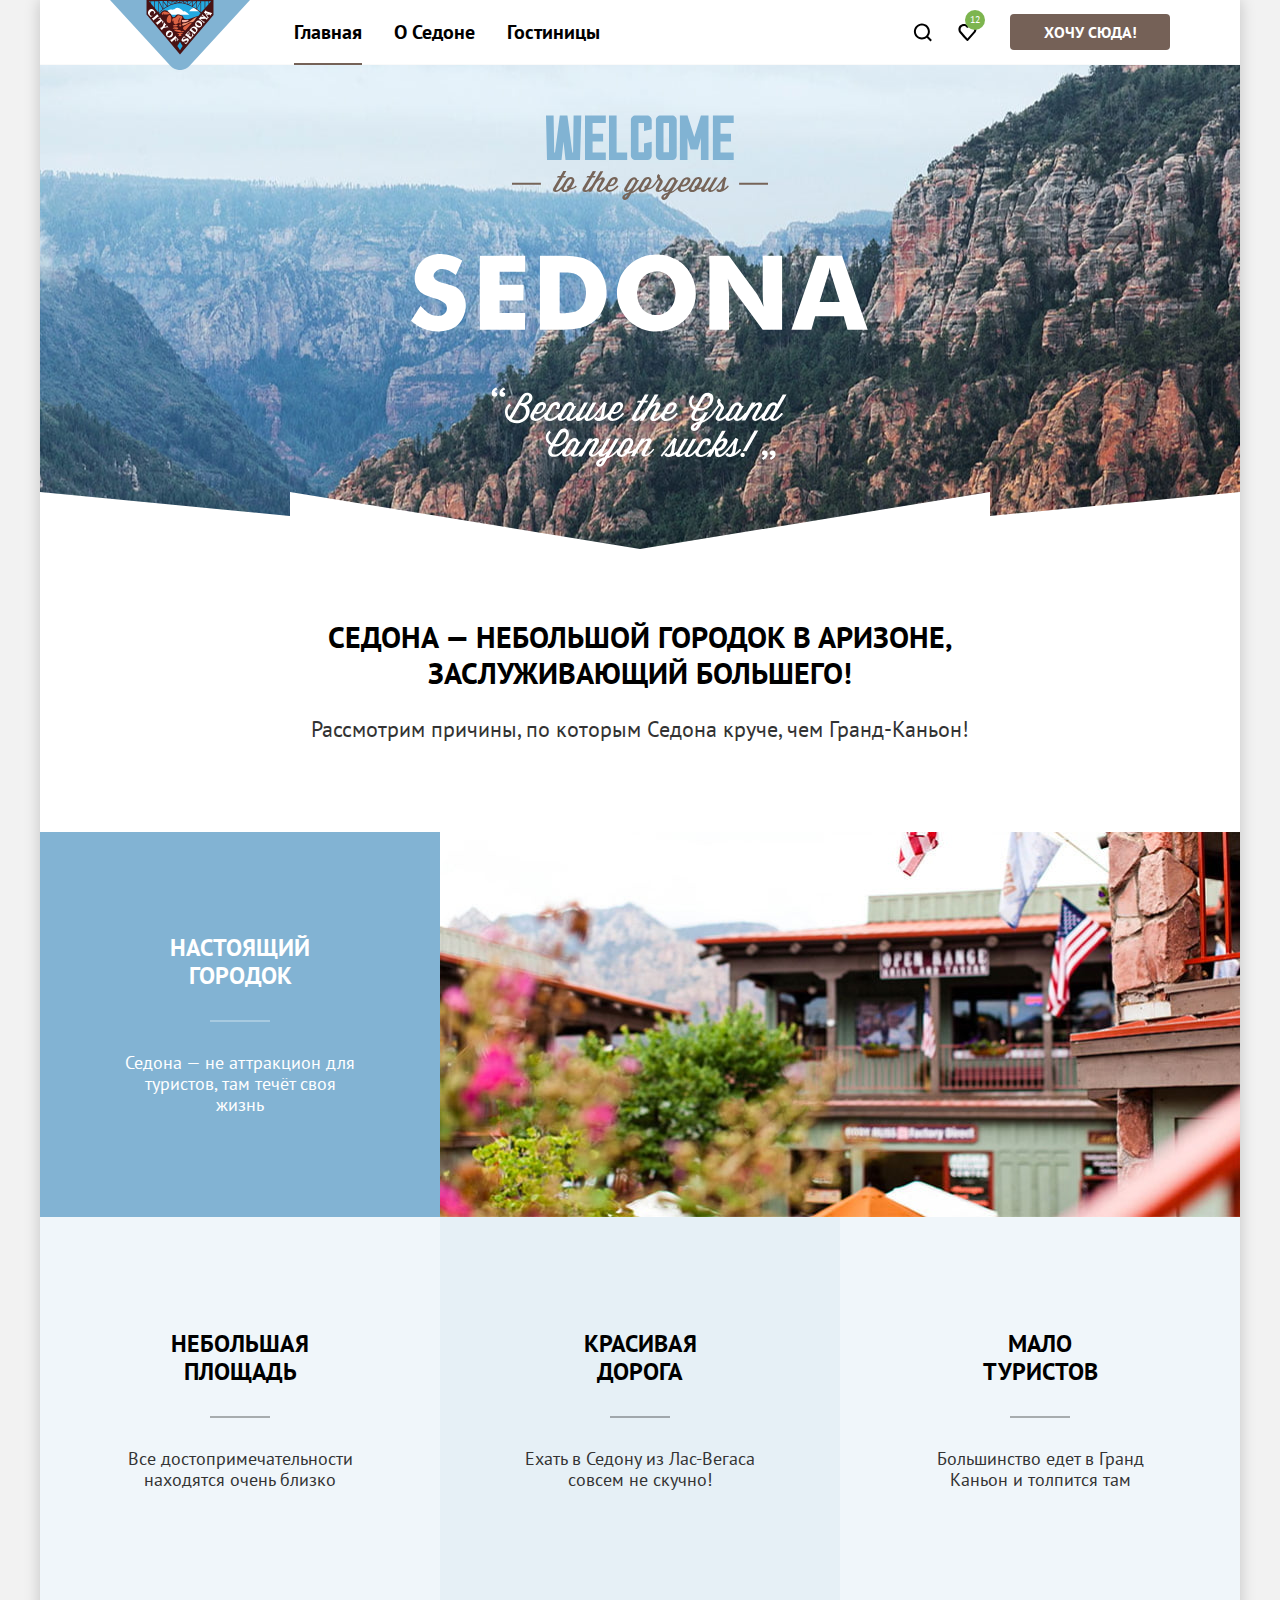
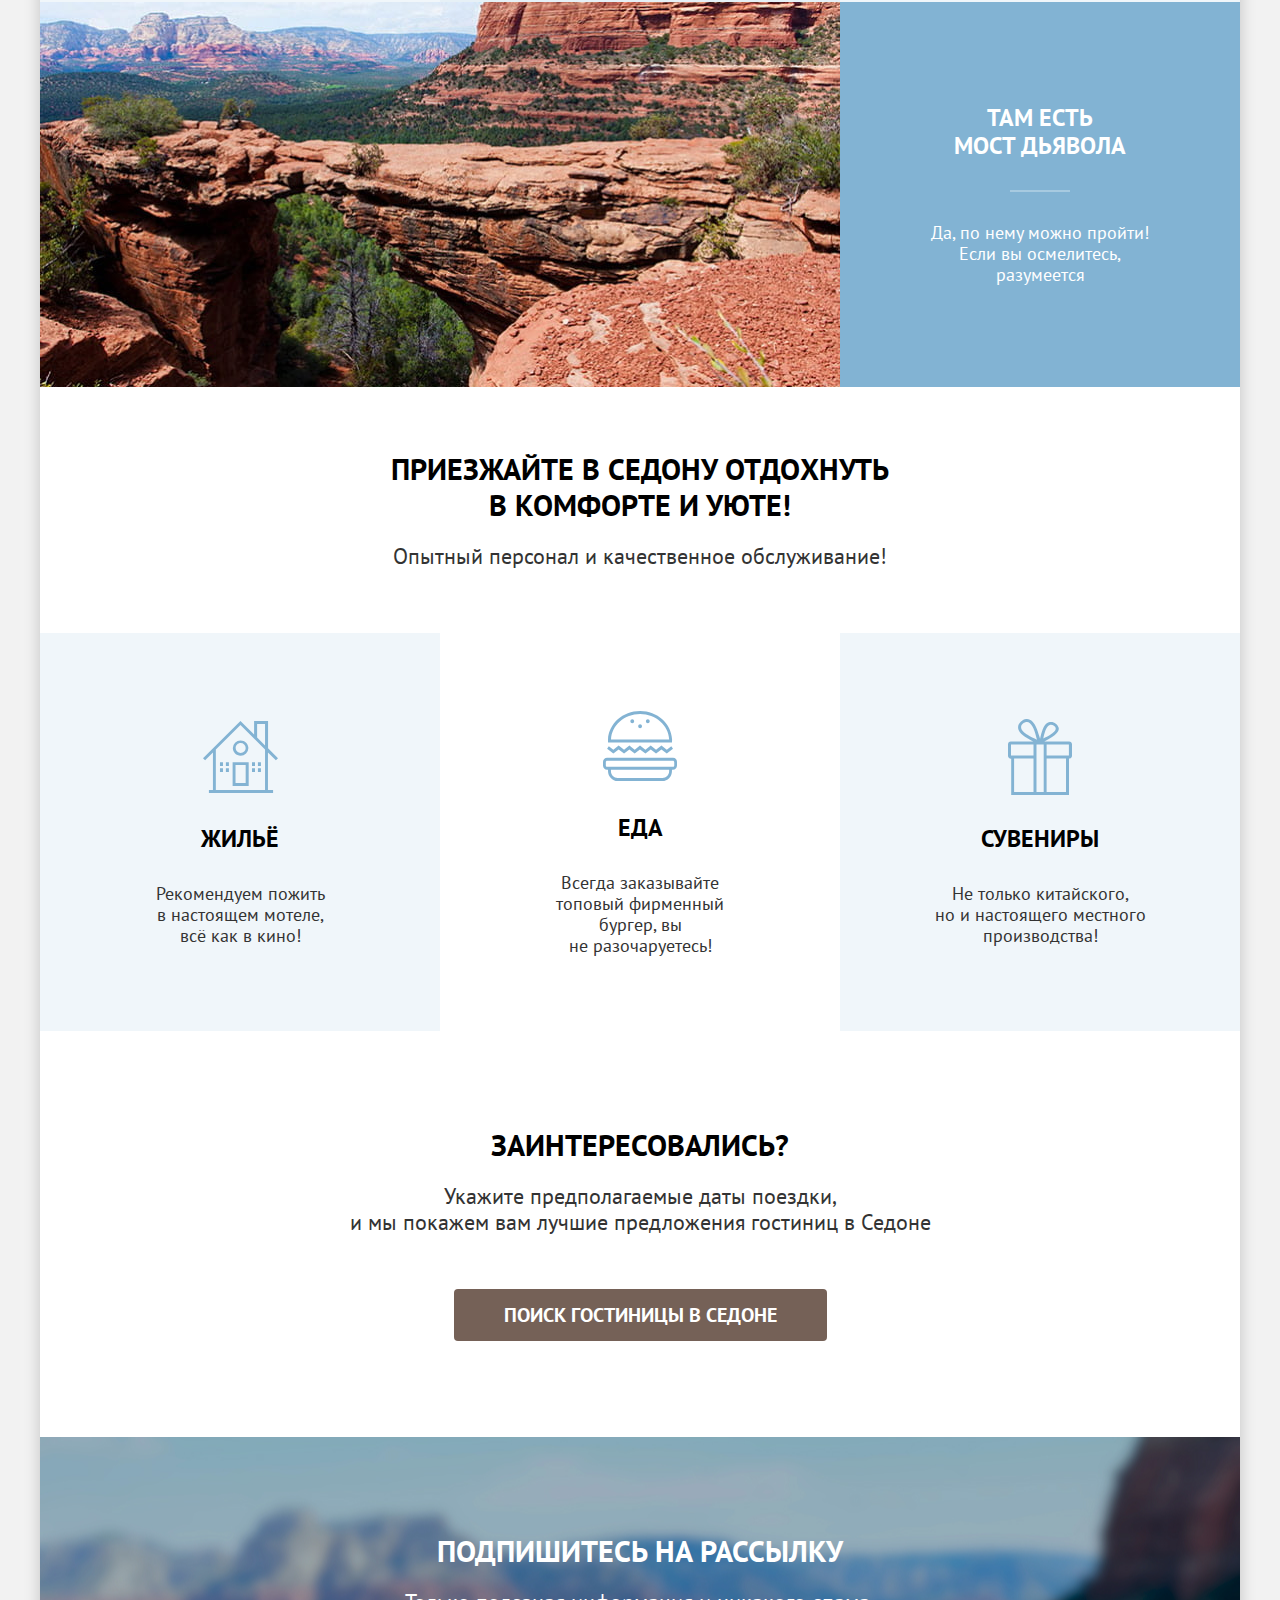
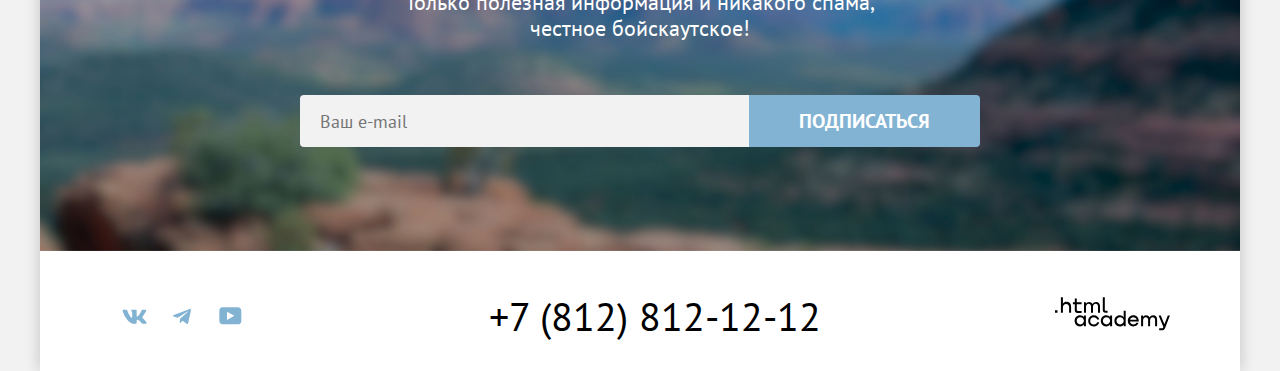
<file: index.html>
<!DOCTYPE html>
<html lang="ru">
  <head>
    <meta charset="utf-8">
    <title>HTML Academy: Седона</title>

    <link rel="icon" href="favicon.ico"> <!-- 32×32 -->
    <link rel="icon" type="image/png" sizes="32x32" href="images/favicon.png">
    <link rel="stylesheet" href="styles/styles.css">
  </head>
  <body>

    <div class="page">

      <header class="page-header" data-test="header">

        <div class="container">
          <div class="line">

            <a class="logo link" href="index.html">
              <img class="logo-image" src="images/logo.svg" alt="Логотип агрегатора гостиниц Седоны." width="140" height="70">
            </a>

            <nav class="navigation">
              <ul class="navigation-list list navigation-list--menu">
                <li class="navigation-list__item">
                  <a class="navigation-list__link link is-current">Главная</a>
                </li>
                <li class="navigation-list__item">
                  <a class="navigation-list__link link" href="#advantages">О Седоне</a>
                </li>
                <li class="navigation-list__item">
                  <a class="navigation-list__link link" href="catalog.html">Гостиницы</a>
                </li>
              </ul>
              <ul class="navigation-list list navigation-list--user">
                <li class="navigation-list__item">
                  <a class="navigation-list__link navigation-list__link--search link" href="#">
                    <svg xmlns="http://www.w3.org/2000/svg" width="21" height="20" fill="none" viewBox="0 0 21 20"><path fill="currentColor" d="m19.893 18.008-3.7-3.68c1-1.292 1.7-2.983 1.7-4.872 0-4.376-3.6-7.956-8-7.956s-8 3.68-8 8.055c0 4.376 3.6 7.956 8 7.956 1.8 0 3.5-.597 4.9-1.69l3.7 3.679 1.4-1.492Zm-10-2.486c-3.3 0-6-2.685-6-5.967 0-3.282 2.7-5.967 6-5.967s6 2.685 6 5.967c0 3.282-2.7 5.967-6 5.967Z"/></svg>
                    <span class="visually-hidden">
                      Поиск
                    </span>
                  </a>
                </li>
                <li class="navigation-list__item">
                  <a class="navigation-list__link navigation-list__link--favorite link" href="#">
                    <svg xmlns="http://www.w3.org/2000/svg" width="21" height="20" fill="none" viewBox="0 0 21 20"><path fill="currentColor" d="M10.293 19c-.3 0-.6-.1-.8-.4-5.4-6.1-6.7-7.5-7-7.9-.7-.9-1.1-2.1-1.1-3.3 0-3 2.4-5.4 5.5-5.4 1.3 0 2.5.5 3.5 1.3 1-.8 2.3-1.3 3.5-1.3 3 0 5.5 2.4 5.5 5.4 0 1.3-.5 2.5-1.3 3.4l-7 7.9c-.2.2-.4.3-.8.3Zm-6-9.5c.3.4 3.5 4 6.1 6.9l6.2-7c.5-.5.7-1.2.7-2 0-1.8-1.5-3.3-3.3-3.3-1 0-2 .5-2.7 1.3-.3.3-.6.4-.9.4-.3 0-.6-.2-.8-.4-.7-.8-1.7-1.3-2.7-1.3-1.8 0-3.3 1.5-3.3 3.3-.1.9.3 1.6.7 2.1-.1 0-.1 0 0 0Z"/></svg>
                    <span class="visually-hidden">
                      Избранное
                    </span>
                    <span class="count">12</span>
                  </a>
                </li>
              </ul>
              <div class="navigation-button">
                <!-- <a class="navigation-button__link button button--small button--color-primary" href="modal.html">Хочу сюда!</a> -->
                <a class="navigation-button__link button button--small button--color-primary" href="#modal">Хочу сюда!</a>
              </div>
            </nav>

          </div>
        </div>

      </header>

      <main class="main-page" data-test="main">

        <section class="hero" data-test="hero">

          <div class="hero-welcome">
            <h1 class="visually-hidden">Добро пожаловать в Седону!</h1>
            <img class="hero-welcome__img" src="images/welcome.svg" alt="Добро пожаловать в Седону!" width="458" height="352">
          </div>

        </section>

        <section class="advantages" data-test="advantages" id="advantages">
          <h2 class="visually-hidden">Наши преимущества</h2>

          <div class="advantages-text">

            <div class="container">
              <div class="line">

                <div class="wrapper-text">
                  <h2 class="advantages-text__title title section-title">Седона — небольшой городок в Аризоне,<span class="custom-br"></span>заслуживающий большего!</h2>
                  <p class="advantages-text__description section-description">Рассмотрим причины, по которым Седона круче, чем Гранд-Каньон!</p>
                </div>

              </div>
            </div>

          </div>

          <div class="advantages-grid">
            <ul class="advantages-grid__list list">

              <li class="advantages-grid__item advantages-grid__item--image">
                <div class="advantages-grid__text">
                  <div class="wrapper">
                    <h3 class="advantages-grid__title title">Настоящий<span class="custom-br"></span>городок</h3>
                    <p class="advantages-grid__description">Седона — не аттракцион для туристов, там течёт своя жизнь</p>
                  </div>
                </div>
                <img src="images/advantages/photo-1.jpg" alt="Вид из окна гостиницы на внутренний двор." width="800" height="385">
              </li>

              <li class="advantages-grid__item">
                <div class="advantages-grid__text">
                  <div class="wrapper">
                    <h3 class="advantages-grid__title title">Небольшая<span class="custom-br"></span>площадь</h3>
                    <p class="advantages-grid__description">Все достопримечательности находятся очень близко</p>
                  </div>
                </div>
              </li>

              <li class="advantages-grid__item">
                <div class="advantages-grid__text">
                  <div class="wrapper">
                    <h3 class="advantages-grid__title title">Красивая<span class="custom-br"></span>дорога</h3>
                    <p class="advantages-grid__description">Ехать в Седону из Лас-Вегаса совсем не скучно!</p>
                  </div>
                </div>
              </li>

              <li class="advantages-grid__item">
                <div class="advantages-grid__text">
                  <div class="wrapper">
                    <h3 class="advantages-grid__title title">Мало<span class="custom-br"></span>туристов</h3>
                    <p class="advantages-grid__description">Большинство едет в Гранд Каньон и толпится там</p>
                  </div>
                </div>
              </li>

              <li class="advantages-grid__item advantages-grid__item--image advantages-grid__item--reverse">
                <div class="advantages-grid__text">
                  <div class="wrapper">
                    <h3 class="advantages-grid__title title">Там есть<span class="custom-br"></span>мост дьявола</h3>
                    <p class="advantages-grid__description">Да, по нему можно пройти! Если вы осмелитесь, разумеется</p>
                  </div>
                </div>
                <img src="images/advantages/photo-2.jpg" alt="Фото карьера 'Мост дьявола'." width="800" height="385">
              </li>

            </ul>
          </div>

        </section>

        <section class="service" data-test="service">

          <div class="advantages-slogan">

            <div class="container">
              <div class="line">

                <div class="wrapper-text">
                  <h2 class="advantages-slogan__title title section-title">Приезжайте в Седону отдохнуть<span class="custom-br"></span>в комфорте и уюте!</h2>
                  <p class="advantages-slogan__description section-description">Опытный персонал и качественное обслуживание!</p>
                </div>

              </div>
            </div>

          </div>

          <div class="advantages-service">
            <ul class="advantages-service__list list">

              <li class="advantages-service__item">
                <div class="advantages-service__content">
                  <div class="wrapper">
                    <img class="advantages-service__image" src="images/advantages/house.svg" alt="Иконка домика." width="76" height="76">
                    <h3 class="advantages-service__title title">Жильё</h3>
                    <p class="advantages-service__text">Рекомендуем пожить в настоящем мотеле,<span class="custom-br"></span>всё как в кино!</p>
                  </div>
                </div>
              </li>

              <li class="advantages-service__item">
                <div class="advantages-service__content">
                  <div class="wrapper">
                    <img class="advantages-service__image" src="images/advantages/food.svg" alt="Иконка бургера." width="76" height="76">
                    <h3 class="advantages-service__title title">Еда</h3>
                    <p class="advantages-service__text">Всегда заказывайте<span class="custom-br"></span>топовый фирменный бургер, вы не разочаруетесь!</p>
                  </div>
                </div>
              </li>

              <li class="advantages-service__item">
                <div class="advantages-service__content">
                  <div class="wrapper">
                    <img class="advantages-service__image" src="images/advantages/souvenir.svg" alt="Иконка подарка." width="76" height="76">
                    <h3 class="advantages-service__title title">Сувениры</h3>
                    <p class="advantages-service__text">Не только китайского,<span class="custom-br"></span>но и настоящего местного производства!</p>
                  </div>
                </div>
              </li>

            </ul>
          </div>

        </section>

        <section class="search" data-test="search">

          <div class="container">
            <div class="line">

              <div class="wrapper-text">
                <div class="search-text">
                  <h2 class="search-text__title title section-title">Заинтересовались?</h2>
                  <p class="search-text__description section-description">Укажите предполагаемые даты поездки,<span class="custom-br"></span>и мы покажем вам лучшие предложения гостиниц в Седоне</p>
                </div>
                <div class="search-links">
                  <a class="search-links__link button button--big button--color-primary" href="catalog.html">Поиск гостиницы в Седоне</a>
                </div>
              </div>

            </div>
          </div>

        </section>

        <section class="subscribe" data-test="subscribe">

          <div class="container">
            <div class="line">

              <div class="wrapper-text">
                <div class="subscribe-text">
                  <h2 class="subscribe-text__title title section-title">Подпишитесь на рассылку</h2>
                  <p class="subscribe-text__description section-description">Только полезная информация и никакого спама,<span class="custom-br"></span>честное бойскаутское!</p>
                </div>
                <form class="subscribe-form" action="https://echo.htmlacademy.ru/" method="post">
                  <label class="subscribe-form__label">
                    <input class="subscribe-form__input input" type="email" name="email" placeholder="Ваш e-mail" required>
                  </label>
                  <button class="subscribe-form__button button button--big button--color-accent" type="submit">Подписаться</button>
                </form>
              </div>

            </div>
          </div>

        </section>

      </main>

      <footer class="page-footer" data-test="footer">

        <div class="container">
          <div class="line">

            <div class="social">
              <ul class="social-list list">
                <li class="social-list__item">
                  <a class="social-list__link link" href="#">
                    <svg xmlns="http://www.w3.org/2000/svg" width="25" height="15" fill="none" viewBox="0 0 25 15"><path fill="currentColor" fill-rule="evenodd" d="M24.116 1.804c.166-.546 0-.948-.795-.948h-2.625c-.668 0-.976.347-1.143.73 0 0-1.335 3.196-3.226 5.272-.612.602-.89.793-1.224.793-.167 0-.418-.19-.418-.738V1.804c0-.656-.184-.948-.74-.948H9.817c-.417 0-.668.304-.668.593 0 .621.946.765 1.043 2.513V7.76c0 .833-.153.984-.487.984-.89 0-3.055-3.21-4.34-6.885-.249-.715-.5-1.003-1.172-1.003H1.566c-.75 0-.9.347-.9.73 0 .682.89 4.07 4.145 8.551 2.17 3.06 5.225 4.72 8.008 4.72 1.67 0 1.875-.369 1.875-1.004V11.54c0-.737.158-.884.687-.884.39 0 1.057.192 2.615 1.667 1.78 1.75 2.073 2.533 3.075 2.533h2.625c.75 0 1.126-.368.91-1.096-.238-.724-1.088-1.775-2.215-3.022-.612-.71-1.53-1.475-1.809-1.858-.389-.49-.278-.71 0-1.147 0 0 3.2-4.426 3.533-5.929h.001Z" clip-rule="evenodd"/></svg>
                    <span class="visually-hidden">Вконтакте</span>
                  </a>
                </li>
                <li class="social-list__item">
                  <a class="social-list__link link" href="#">
                    <svg xmlns="http://www.w3.org/2000/svg" width="18" height="16" fill="none" viewBox="0 0 18 16"><path fill="currentColor" d="M16.785.956.84 7.104C-.248 7.541-.24 8.148.64 8.42l4.094 1.277 9.472-5.976c.448-.272.857-.126.52.173l-7.673 6.925H7.05l.002.001-.283 4.22c.414 0 .597-.19.829-.414l1.988-1.934 4.136 3.055c.762.42 1.31.205 1.5-.706l2.715-12.795c.278-1.114-.425-1.618-1.153-1.29Z"/></svg>
                    <span class="visually-hidden">Телеграм</span>
                  </a>
                </li>
                <li class="social-list__item">
                  <a class="social-list__link link" href="#">
                    <svg xmlns="http://www.w3.org/2000/svg" width="23" height="18" fill="none" viewBox="0 0 23 18"><path fill="currentColor" d="M18.94.356H3.507C1.647.356.333 1.95.333 3.756V13.85c0 1.913 1.314 3.506 3.174 3.506H19.16c1.642 0 3.174-1.593 3.174-3.4v-10.2c-.219-1.806-1.532-3.4-3.393-3.4ZM7.995 12.894V4.819l7.333 4.037-7.333 4.038Z"/></svg>
                    <span class="visually-hidden">Youtube</span>
                  </a>
                </li>
              </ul>
            </div>

            <div class="contacts">
              <address class="contacts-address">
                <a class="contacts-address__phone link" href="tel:+78128121212">+7 (812) 812-12-12</a>
              </address>
            </div>

            <div class="footer-logo">
              <a class="footer-logo__link link" href="https://htmlacademy.ru/" aria-label="Ссылка на сайт Академии.">
                <svg xmlns="http://www.w3.org/2000/svg" class="footer-logo__image"  width="115" height="34" fill="none" viewBox="0 0 115 34"><path fill="currentColor" d="M0 13.256v2.6h2.5v-2.6H0Zm11.6-8.4c-1.6 0-2.8.7-3.6 1.7h-.1v-6.2h-2v15.5h2v-5.3c0-2.1 1.3-3.6 3.3-3.6 1.8 0 2.9 1.4 2.9 3.2v5.7h2v-6.1c.1-3-1.8-4.9-4.5-4.9Zm15 .3h-4.8v-3.7h-2v3.8h-1.9v2h1.9v6c0 1.7 1 2.7 2.7 2.7h4.1v-2h-3.7c-.7 0-1.1-.4-1.1-1.1v-5.7h4.8v-2Zm14.5-.2c-1.6 0-2.9.8-3.5 2.1h-.1c-.6-1.2-1.8-2.1-3.4-2.1-1.4 0-2.5.8-3.1 1.8h-.1v-1.6H29v10.6h2v-5.4c0-2 1-3.5 2.6-3.5 1.5 0 2.4 1 2.4 2.6v6.3h2v-5.6c0-2.4 1.4-3.3 2.6-3.3 1.5 0 2.4 1 2.4 2.6v6.3h2v-6.5c.1-2.5-1.4-4.3-3.9-4.3Zm6.7 8.1c0 1.7 1 2.7 2.8 2.7h2v-2h-1.7c-.7 0-1.1-.4-1.1-1.1V.356h-2v12.7Zm-18.9 7c-.9-1.1-2.2-1.8-3.9-1.8-3.1 0-5.4 2.3-5.4 5.6s2.3 5.6 5.4 5.6c1.8 0 3-.8 3.8-1.9h.1v1.6h2v-10.6h-2v1.5Zm-3.6 7.4c-2.2 0-3.6-1.6-3.6-3.6s1.4-3.6 3.6-3.6 3.6 1.6 3.6 3.6c0 1.9-1.4 3.6-3.6 3.6Zm18.9-5.1c-.5-2.4-2.6-4.1-5.4-4.1-3.4 0-5.6 2.5-5.6 5.6 0 3.1 2.2 5.6 5.6 5.6 2.8 0 4.9-1.8 5.4-4.2h-2.1c-.4 1.3-1.7 2.3-3.3 2.3-2.2 0-3.6-1.6-3.6-3.6s1.4-3.6 3.6-3.6c1.6 0 2.8 1 3.3 2.2h2.1v-.2Zm10.9-2.3c-.9-1.1-2.2-1.8-3.9-1.8-3.1 0-5.4 2.3-5.4 5.6s2.3 5.6 5.4 5.6c1.8 0 3-.8 3.8-1.9h.1v1.6h2v-10.6h-2v1.5Zm-3.6 7.4c-2.2 0-3.6-1.6-3.6-3.6s1.4-3.6 3.6-3.6 3.6 1.6 3.6 3.6c0 1.9-1.5 3.6-3.6 3.6Zm17.2-7.3c-.9-1.1-2.2-1.9-3.9-1.9-3.1 0-5.4 2.3-5.4 5.6s2.2 5.6 5.4 5.6c1.7 0 3-.8 3.8-1.8h.1v1.5h2v-15.4h-2v6.4Zm-3.6 7.3c-2.2 0-3.6-1.6-3.6-3.6s1.4-3.6 3.6-3.6 3.6 1.6 3.6 3.6c-.1 2-1.5 3.6-3.6 3.6Zm13.2-9.2c-3.3 0-5.5 2.5-5.5 5.6 0 3 2.1 5.6 5.5 5.6 2.5 0 4.5-1.3 5.2-3.6h-2.1c-.5 1-1.6 1.6-3 1.6-1.9 0-3.3-1.3-3.4-2.9h8.8c.2-3.6-2-6.3-5.5-6.3Zm0 1.9c1.7 0 3 1 3.3 2.6h-6.5c.3-1.5 1.5-2.6 3.2-2.6Zm19.9-1.9c-1.6 0-2.9.8-3.6 2h-.1c-.6-1.2-1.8-2-3.4-2-1.4 0-2.5.7-3.1 1.8v-1.5h-1.9v10.6h2v-5.4c0-2 1-3.4 2.6-3.5 1.5 0 2.4 1 2.4 2.6v6.3h2v-5.6c0-2.4 1.4-3.3 2.6-3.3 1.5 0 2.4 1 2.4 2.6v6.3h2v-6.5c.1-2.6-1.4-4.4-3.9-4.4Zm11.2 9.1-3.6-8.9h-2.2l4.8 11.6c-.3.9-.7 1.2-1.7 1.2h-2.5v2h2.5c1.8 0 2.8-.8 3.5-2.6l4.7-12.2h-2.1l-3.4 8.9Z"/></svg>
              </a>
            </div>

          </div>
        </div>

      </footer>

    </div>

    <script src="script.js"></script>

  </body>
</html>
</file>
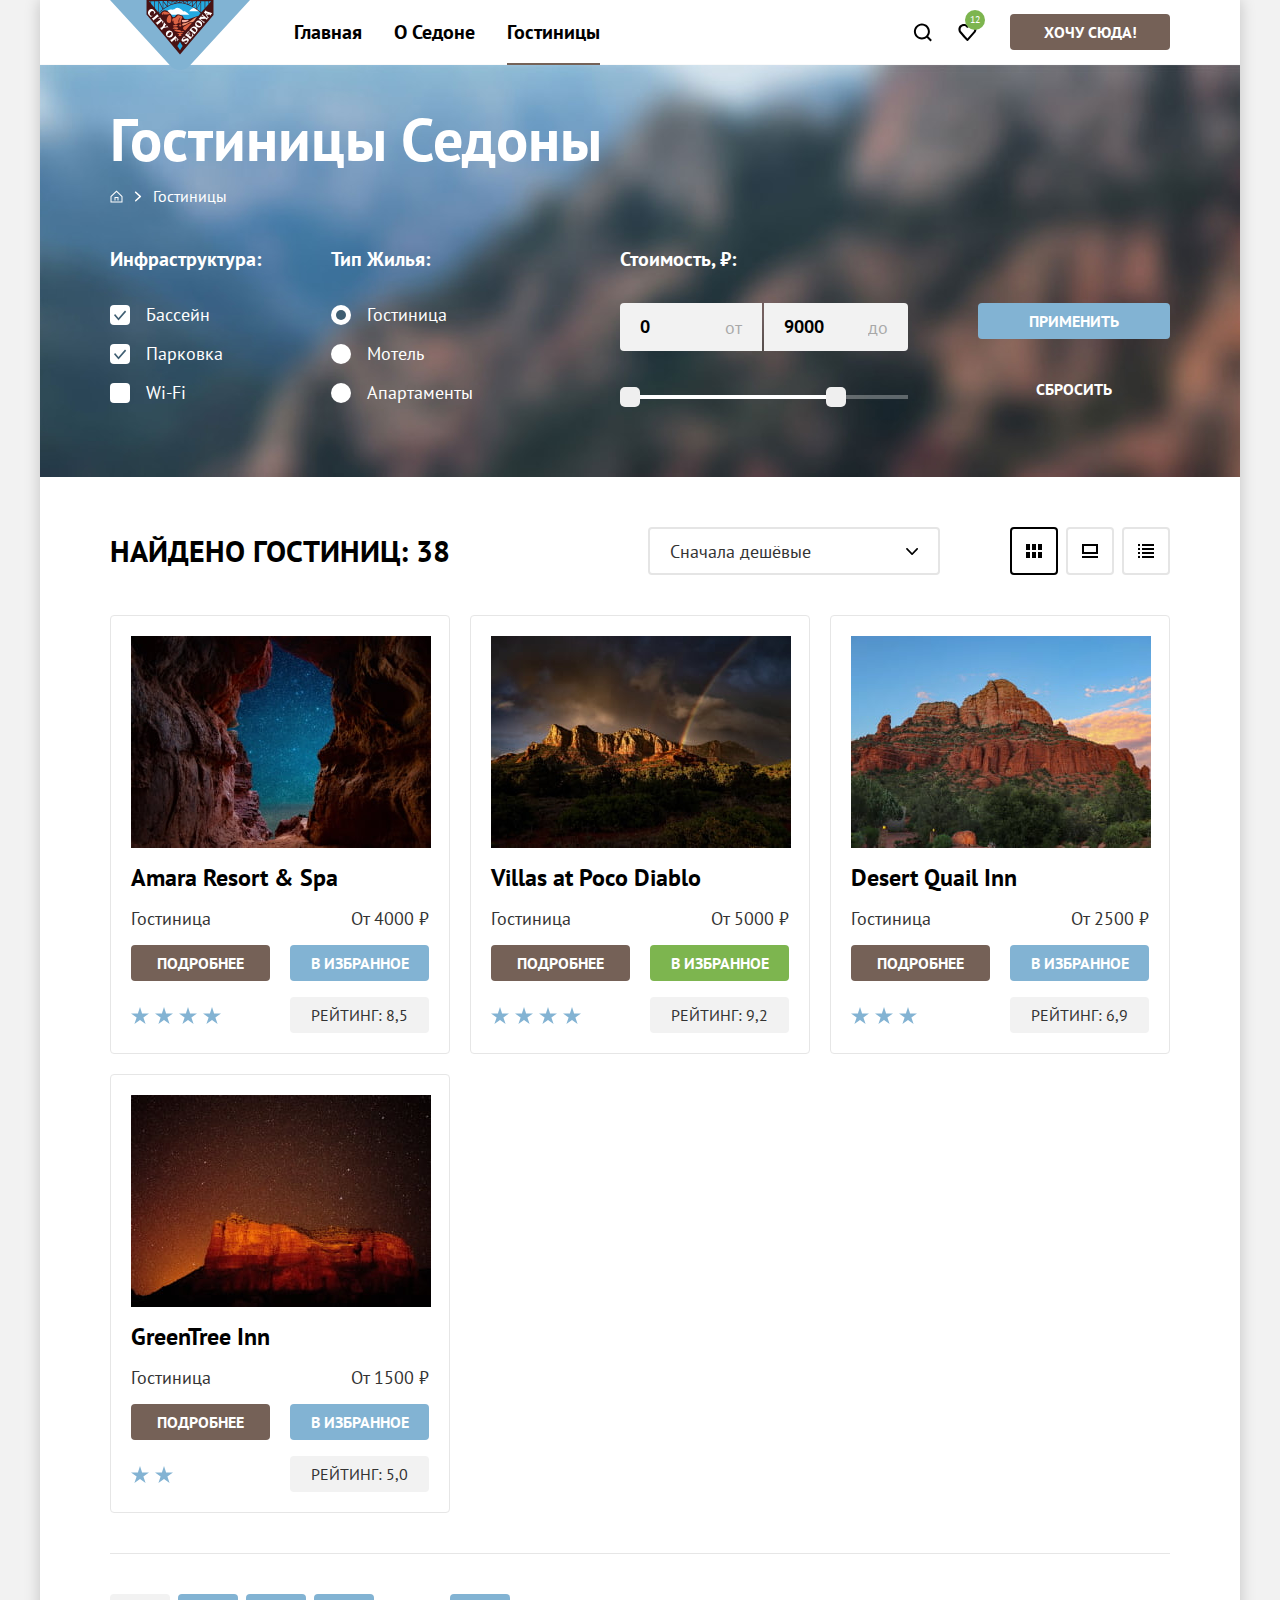
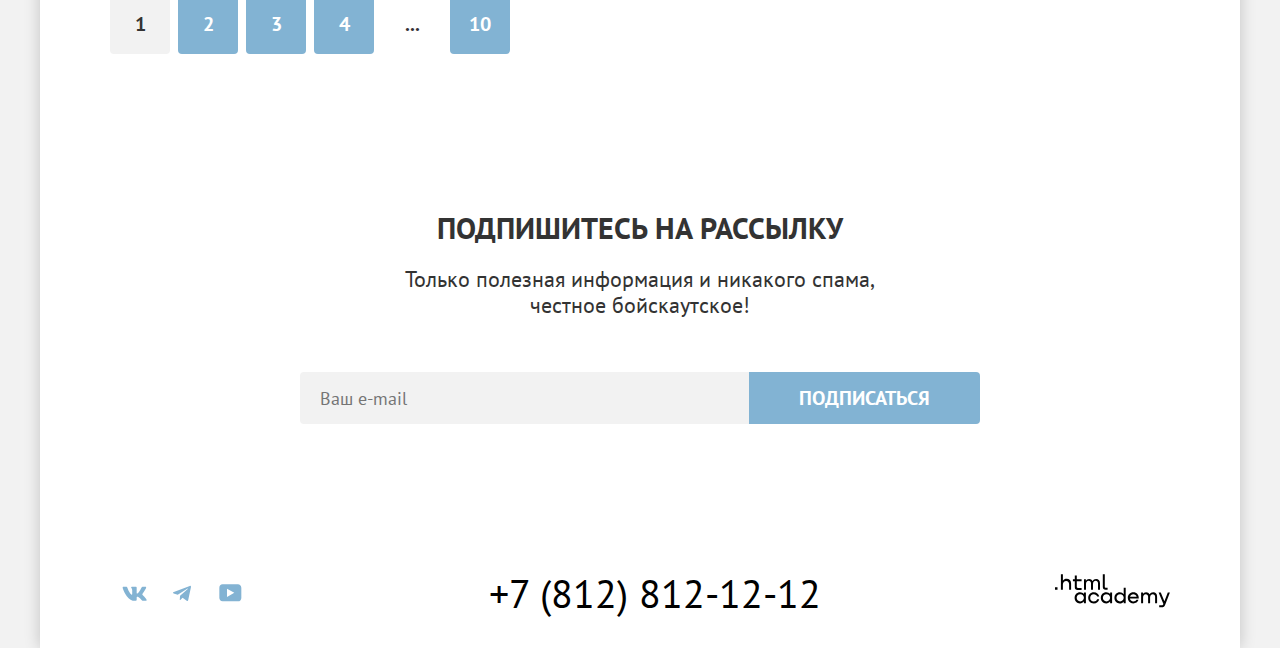
<file: catalog.html>
<!DOCTYPE html>
<html lang="ru">
  <head>
    <meta charset="utf-8">
    <title>HTML Academy: Седона</title>

    <link rel="icon" href="favicon.ico"> <!-- 32×32 -->
    <link rel="icon" type="image/png" sizes="32x32" href="images/favicon.png">
    <link rel="stylesheet" href="styles/styles.css">
  </head>
  <body>

    <div class="page">

      <header class="page-header" data-test="header">

        <div class="container">
          <div class="line">

            <a class="logo link" href="#">
              <img class="logo-image" src="images/logo.svg" alt="Логотип агрегатора гостиниц Седоны." width="140" height="70">
            </a>

            <nav class="navigation">
              <ul class="navigation-list list navigation-list--menu">
                <li class="navigation-list__item">
                  <a class="navigation-list__link link" href="index.html">Главная</a>
                </li>
                <li class="navigation-list__item">
                  <a class="navigation-list__link link" href="index.html#advantages">О Седоне</a>
                </li>
                <li class="navigation-list__item">
                  <a class="navigation-list__link link is-current">Гостиницы</a>
                </li>
              </ul>
              <ul class="navigation-list list navigation-list--user">
                <li class="navigation-list__item">
                  <a class="navigation-list__link navigation-list__link--search link" href="#">
                    <svg xmlns="http://www.w3.org/2000/svg" width="21" height="20" fill="none" viewBox="0 0 21 20"><path fill="currentColor" d="m19.893 18.008-3.7-3.68c1-1.292 1.7-2.983 1.7-4.872 0-4.376-3.6-7.956-8-7.956s-8 3.68-8 8.055c0 4.376 3.6 7.956 8 7.956 1.8 0 3.5-.597 4.9-1.69l3.7 3.679 1.4-1.492Zm-10-2.486c-3.3 0-6-2.685-6-5.967 0-3.282 2.7-5.967 6-5.967s6 2.685 6 5.967c0 3.282-2.7 5.967-6 5.967Z"/></svg>
                    <span class="visually-hidden">
                      Поиск
                    </span>
                  </a>
                </li>
                <li class="navigation-list__item">
                  <a class="navigation-list__link navigation-list__link--favorite link" href="#">
                    <svg xmlns="http://www.w3.org/2000/svg" width="21" height="20" fill="none" viewBox="0 0 21 20"><path fill="currentColor" d="M10.293 19c-.3 0-.6-.1-.8-.4-5.4-6.1-6.7-7.5-7-7.9-.7-.9-1.1-2.1-1.1-3.3 0-3 2.4-5.4 5.5-5.4 1.3 0 2.5.5 3.5 1.3 1-.8 2.3-1.3 3.5-1.3 3 0 5.5 2.4 5.5 5.4 0 1.3-.5 2.5-1.3 3.4l-7 7.9c-.2.2-.4.3-.8.3Zm-6-9.5c.3.4 3.5 4 6.1 6.9l6.2-7c.5-.5.7-1.2.7-2 0-1.8-1.5-3.3-3.3-3.3-1 0-2 .5-2.7 1.3-.3.3-.6.4-.9.4-.3 0-.6-.2-.8-.4-.7-.8-1.7-1.3-2.7-1.3-1.8 0-3.3 1.5-3.3 3.3-.1.9.3 1.6.7 2.1-.1 0-.1 0 0 0Z"/></svg>
                    <span class="visually-hidden">
                      Избранное
                    </span>
                    <span class="count">12</span>
                  </a>
                </li>
              </ul>
              <div class="navigation-button">
                <a class="navigation-button__link button button--small button--color-primary" href="#modal">Хочу сюда!</a>
              </div>
            </nav>

          </div>
        </div>

      </header>

      <main class="inner-page" data-test="main">

        <section class="filter">

          <div class="container">
            <div class="line">

              <header class="filter-header">
                <h1 class="filter-header__title title">Гостиницы Седоны</h1>
                <ol class="filter-header__breadcrumbs breadcrumbs-list list">
                  <li class="breadcrumbs-list__item">
                    <a class="breadcrumbs-list__link breadcrumbs-list__link--home link" href="index.html">
                      <span class="visually-hidden">На главную</span>
                    </a>
                  </li>
                  <li class="breadcrumbs-list__item">
                    <a class="breadcrumbs-list__link link is-current">Гостиницы</a>
                  </li>
                </ol>
              </header>

              <form class="filter-form" action="https://echo.htmlacademy.ru/" method="post" data-test="filter">

                <fieldset class="filter-form__group filter-form__group--box">
                  <legend class="filter-form__title">Инфраструктура:</legend>
                  <ul class="filter-form__list list">
                    <li class="filter-form__item">
                      <label class="filter-form__label">
                        <input class="checkbox visually-hidden" type="checkbox" name="pool" checked>
                        <span class="checkbox-mark mark"></span>
                        <span class="checkbox-text">Бассейн</span>
                      </label>
                    </li>
                    <li class="filter-form__item">
                      <label class="filter-form__label">
                        <input class="checkbox visually-hidden" type="checkbox" name="parking" checked>
                        <span class="checkbox-mark mark"></span>
                        <span class="checkbox-text">Парковка</span>
                      </label>
                    </li>
                    <li class="filter-form__item">
                      <label class="filter-form__label">
                        <input class="checkbox visually-hidden" type="checkbox" name="wifi">
                        <span class="checkbox-mark mark"></span>
                        <span class="checkbox-text">Wi-Fi</span>
                      </label>
                    </li>
                  </ul>
                </fieldset>

                <fieldset class="filter-form__group filter-form__group--radio">
                  <legend class="filter-form__title">Тип Жилья:</legend>
                  <ul class="filter-form__list list">
                    <li class="filter-form__item">
                      <label class="filter-form__label">
                        <input class="radio visually-hidden" type="radio" name="hotel-type" value="hotel" checked>
                        <span class="radio-mark mark"></span>
                        <span class="radio-text">Гостиница</span>
                      </label>
                    </li>
                    <li class="filter-form__item">
                      <label class="filter-form__label">
                        <input class="radio visually-hidden" type="radio" name="hotel-type" value="motel">
                        <span class="radio-mark mark"></span>
                        <span class="radio-text">Мотель</span>
                      </label>
                    </li>
                    <li class="filter-form__item">
                      <label class="filter-form__label">
                        <input class="radio visually-hidden" type="radio" name="hotel-type" value="apartaments">
                        <span class="radio-mark mark"></span>
                        <span class="radio-text">Апартаменты</span>
                      </label>
                    </li>
                  </ul>
                </fieldset>

                <fieldset class="filter-form__group filter-form__group--price">
                  <legend class="filter-form__title">Стоимость, ₽:</legend>
                  <div class="filter-form__range range">
                    <div class="range-inputs">
                      <label class="range-inputs__label range-inputs__label--min">
                        <input class="input" type="text" name="min" value="0" placeholder="от">
                        <span>от</span>
                      </label>
                      <label class="range-inputs__label range-inputs__label--max">
                        <input class="input" type="text" name="max" value="9000">
                        <span>до</span>
                      </label>
                    </div>
                    <div class="range-scale">
                      <div class="range-scale__bar" style="left: 0; width: 226px;">
                        <button class="range-scale__toggle button range-scale__toggle--min" type="button">
                          <span class="visually-hidden">Изменить минимальную цену</span>
                        </button>
                        <button class="range-scale__toggle button range-scale__toggle--max" type="button">
                          <span class="visually-hidden">Изменить максимальную цену</span>
                        </button>
                      </div>
                    </div>
                  </div>
                </fieldset>

                <div class="filter-form__buttons">
                  <button class="submit button button--small button--color-accent" type="submit">Применить</button>
                  <button class="reset button button--small button--color-transparent" type="reset">Сбросить</button>
                </div>

              </form>

            </div>
          </div>

        </section>

        <section class="catalog" data-test="catalog">

          <div class="container">
            <div class="line">

              <header class="catalog-header">
                <h2 class="catalog-header__title title">Найдено гостиниц: <output>38</output></h2>
                <select class="catalog-header__sorting select" name="sorting" id="sorting">
                  <option value="cheap" label="Сначала дешёвые">Сначала дешёвые</option>
                  <option value="expensive" label="Сначала дорогие">Сначала дорогие</option>
                </select>
                <ul class="catalog-header__view view-list list">
                  <li class="view-list__item view-list__item--grid">
                    <a class="view-list__button is-current" href="#">
                      <img src="images/grid-mode.svg" alt="Сетка." width="16" height="14">
                      <span class="visually-hidden">Показать сетку</span>
                    </a>
                  </li>
                  <li class="view-list__item view-list__item--column">
                    <a class="view-list__button" href="#">
                      <img src="images/column-mode.svg" alt="Колонка." width="16" height="14">
                      <span class="visually-hidden">Показать колонку</span>
                    </a>
                  </li>
                  <li class="view-list__item view-list__item--listing">
                    <a class="view-list__button" href="#">
                      <img src="images/list-mode.svg" alt="Список." width="16" height="14">
                      <span class="visually-hidden">Показать список</span>
                    </a>
                  </li>
                </ul>
              </header>

              <ul class="catalog-product list">
                <li class="catalog-product__item">
                  <article class="catalog-product__card card">
                    <a class="card-link link" href="#">
                      <img class="card-link__image" src="images/hotels/hotel-1.jpg" alt="" width="300" height="212">
                      <h3 class="card-link__title title">Amara Resort & Spa</h3>
                    </a>
                    <div class="card-info">
                      <span class="card-info__text">Гостиница</span>
                      <b class="card-info__price">От 4000 ₽</b>
                    </div>
                    <div class="card-buttons">
                      <a class="card-buttons__link button button--small button--color-primary" href="#">Подробнее</a>
                      <button class="card-buttons__favorite button button--small button--color-accent">В избранное</button>
                      <div class="card-buttons__stars stars-4">
                      </div>
                      <span class="card-buttons__rating button">Рейтинг: 8,5</span>
                    </div>
                  </article>
                </li>
                <li class="catalog-product__item">
                  <article class="catalog-product__card card">
                    <a class="card-link link" href="#">
                      <img class="card-link__image" src="images/hotels/hotel-2.jpg" alt="" width="300" height="212">
                      <h3 class="card-link__title title">Villas at Poco Diablo</h3>
                    </a>
                    <div class="card-info">
                      <span class="card-info__text">Гостиница</span>
                      <b class="card-info__price">От 5000 ₽</b>
                    </div>
                    <div class="card-buttons">
                      <a class="card-buttons__link button button--small button--color-primary" href="#">Подробнее</a>
                      <button class="card-buttons__favorite button button--small button--color-accent is-current">В избранное</button>
                      <div class="card-buttons__stars stars-4">
                      </div>
                      <span class="card-buttons__rating button">Рейтинг: 9,2</span>
                    </div>
                  </article>
                </li>
                <li class="catalog-product__item">
                  <article class="catalog-product__card card">
                    <a class="card-link link" href="#">
                      <img class="card-link__image" src="images/hotels/hotel-3.jpg" alt="" width="300" height="212">
                      <h3 class="card-link__title title">Desert Quail Inn</h3>
                    </a>
                    <div class="card-info">
                      <span class="card-info__text">Гостиница</span>
                      <b class="card-info__price">От 2500 ₽</b>
                    </div>
                    <div class="card-buttons">
                      <a class="card-buttons__link button button--small button--color-primary" href="#">Подробнее</a>
                      <button class="card-buttons__favorite button button--small button--color-accent">В избранное</button>
                      <div class="card-buttons__stars stars-3">
                      </div>
                      <span class="card-buttons__rating button">Рейтинг: 6,9</span>
                    </div>
                  </article>
                </li>
                <li class="catalog-product__item">
                  <article class="catalog-product__card card">
                    <a class="card-link link" href="#">
                      <img class="card-link__image" src="images/hotels/hotel-4.jpg" alt="" width="300" height="212">
                      <h3 class="card-link__title title">GreenTree Inn</h3>
                    </a>
                    <div class="card-info">
                      <span class="card-info__text">Гостиница</span>
                      <b class="card-info__price">От 1500 ₽</b>
                    </div>
                    <div class="card-buttons">
                      <a class="card-buttons__link button button--small button--color-primary" href="#">Подробнее</a>
                      <button class="card-buttons__favorite button button--small button--color-accent">В избранное</button>
                      <div class="card-buttons__stars stars-2">
                      </div>
                      <span class="card-buttons__rating button">Рейтинг: 5,0</span>
                    </div>
                  </article>
                </li>
              </ul>

              <footer class="pagination">
                <ul class="pagination-list list">
                  <li class="pagination-list__item">
                    <a class="pagination-list__link button button--color-accent is-current">1</a>
                  </li>
                  <li class="pagination-list__item">
                    <a class="pagination-list__link button button--color-accent" href="#">2</a>
                  </li>
                  <li class="pagination-list__item">
                    <a class="pagination-list__link button button--color-accent" href="#">3</a>
                  </li>
                  <li class="pagination-list__item">
                    <a class="pagination-list__link button button--color-accent" href="#">4</a>
                  </li>
                  <li class="pagination-list__item">
                    <a class="pagination-list__link button button--color-accent is-more" href="#">...</a>
                  </li>
                  <li class="pagination-list__item">
                    <a class="pagination-list__link button button--color-accent" href="#">10</a>
                  </li>
                </ul>
              </footer>

            </div>
          </div>

        </section>

        <section class="subscribe" data-test="subscribe">

          <div class="container">
            <div class="line">

              <div class="wrapper-text">
                <div class="subscribe-text">
                  <h2 class="subscribe-text__title title section-title">Подпишитесь на рассылку</h2>
                  <p class="subscribe-text__description section-description">Только полезная информация и никакого спама,<span class="custom-br"></span>честное бойскаутское!</p>
                </div>
                <form class="subscribe-form" action="https://echo.htmlacademy.ru/" method="post">
                  <label class="subscribe-form__label">
                    <input class="subscribe-form__input input" type="email" name="email" placeholder="Ваш e-mail" required>
                  </label>
                  <button class="subscribe-form__button button button--big button--color-accent" type="submit">Подписаться</button>
                </form>
              </div>

            </div>
          </div>

        </section>

      </main>

      <footer class="page-footer" data-test="footer">

        <div class="container">
          <div class="line">

            <div class="social">
              <ul class="social-list list">
                <li class="social-list__item">
                  <a class="social-list__link link" href="#">
                    <svg xmlns="http://www.w3.org/2000/svg" width="25" height="15" fill="none" viewBox="0 0 25 15"><path fill="currentColor" fill-rule="evenodd" d="M24.116 1.804c.166-.546 0-.948-.795-.948h-2.625c-.668 0-.976.347-1.143.73 0 0-1.335 3.196-3.226 5.272-.612.602-.89.793-1.224.793-.167 0-.418-.19-.418-.738V1.804c0-.656-.184-.948-.74-.948H9.817c-.417 0-.668.304-.668.593 0 .621.946.765 1.043 2.513V7.76c0 .833-.153.984-.487.984-.89 0-3.055-3.21-4.34-6.885-.249-.715-.5-1.003-1.172-1.003H1.566c-.75 0-.9.347-.9.73 0 .682.89 4.07 4.145 8.551 2.17 3.06 5.225 4.72 8.008 4.72 1.67 0 1.875-.369 1.875-1.004V11.54c0-.737.158-.884.687-.884.39 0 1.057.192 2.615 1.667 1.78 1.75 2.073 2.533 3.075 2.533h2.625c.75 0 1.126-.368.91-1.096-.238-.724-1.088-1.775-2.215-3.022-.612-.71-1.53-1.475-1.809-1.858-.389-.49-.278-.71 0-1.147 0 0 3.2-4.426 3.533-5.929h.001Z" clip-rule="evenodd"/></svg>
                    <span class="visually-hidden">Вконтакте</span>
                  </a>
                </li>
                <li class="social-list__item">
                  <a class="social-list__link link" href="#">
                    <svg xmlns="http://www.w3.org/2000/svg" width="18" height="16" fill="none" viewBox="0 0 18 16"><path fill="currentColor" d="M16.785.956.84 7.104C-.248 7.541-.24 8.148.64 8.42l4.094 1.277 9.472-5.976c.448-.272.857-.126.52.173l-7.673 6.925H7.05l.002.001-.283 4.22c.414 0 .597-.19.829-.414l1.988-1.934 4.136 3.055c.762.42 1.31.205 1.5-.706l2.715-12.795c.278-1.114-.425-1.618-1.153-1.29Z"/></svg>
                    <span class="visually-hidden">Телеграм</span>
                  </a>
                </li>
                <li class="social-list__item">
                  <a class="social-list__link link" href="#">
                    <svg xmlns="http://www.w3.org/2000/svg" width="23" height="18" fill="none" viewBox="0 0 23 18"><path fill="currentColor" d="M18.94.356H3.507C1.647.356.333 1.95.333 3.756V13.85c0 1.913 1.314 3.506 3.174 3.506H19.16c1.642 0 3.174-1.593 3.174-3.4v-10.2c-.219-1.806-1.532-3.4-3.393-3.4ZM7.995 12.894V4.819l7.333 4.037-7.333 4.038Z"/></svg>
                    <span class="visually-hidden">Youtube</span>
                  </a>
                </li>
              </ul>
            </div>

            <div class="contacts">
              <address class="contacts-address">
                <a class="contacts-address__phone link" href="tel:+78128121212">+7 (812) 812-12-12</a>
              </address>
            </div>

            <div class="footer-logo">
              <a class="footer-logo__link link" href="https://htmlacademy.ru/" aria-label="Ссылка на сайт Академии.">
                <svg xmlns="http://www.w3.org/2000/svg" class="footer-logo__image" width="115" height="34" fill="none" viewBox="0 0 115 34"><path fill="currentColor" d="M0 13.256v2.6h2.5v-2.6H0Zm11.6-8.4c-1.6 0-2.8.7-3.6 1.7h-.1v-6.2h-2v15.5h2v-5.3c0-2.1 1.3-3.6 3.3-3.6 1.8 0 2.9 1.4 2.9 3.2v5.7h2v-6.1c.1-3-1.8-4.9-4.5-4.9Zm15 .3h-4.8v-3.7h-2v3.8h-1.9v2h1.9v6c0 1.7 1 2.7 2.7 2.7h4.1v-2h-3.7c-.7 0-1.1-.4-1.1-1.1v-5.7h4.8v-2Zm14.5-.2c-1.6 0-2.9.8-3.5 2.1h-.1c-.6-1.2-1.8-2.1-3.4-2.1-1.4 0-2.5.8-3.1 1.8h-.1v-1.6H29v10.6h2v-5.4c0-2 1-3.5 2.6-3.5 1.5 0 2.4 1 2.4 2.6v6.3h2v-5.6c0-2.4 1.4-3.3 2.6-3.3 1.5 0 2.4 1 2.4 2.6v6.3h2v-6.5c.1-2.5-1.4-4.3-3.9-4.3Zm6.7 8.1c0 1.7 1 2.7 2.8 2.7h2v-2h-1.7c-.7 0-1.1-.4-1.1-1.1V.356h-2v12.7Zm-18.9 7c-.9-1.1-2.2-1.8-3.9-1.8-3.1 0-5.4 2.3-5.4 5.6s2.3 5.6 5.4 5.6c1.8 0 3-.8 3.8-1.9h.1v1.6h2v-10.6h-2v1.5Zm-3.6 7.4c-2.2 0-3.6-1.6-3.6-3.6s1.4-3.6 3.6-3.6 3.6 1.6 3.6 3.6c0 1.9-1.4 3.6-3.6 3.6Zm18.9-5.1c-.5-2.4-2.6-4.1-5.4-4.1-3.4 0-5.6 2.5-5.6 5.6 0 3.1 2.2 5.6 5.6 5.6 2.8 0 4.9-1.8 5.4-4.2h-2.1c-.4 1.3-1.7 2.3-3.3 2.3-2.2 0-3.6-1.6-3.6-3.6s1.4-3.6 3.6-3.6c1.6 0 2.8 1 3.3 2.2h2.1v-.2Zm10.9-2.3c-.9-1.1-2.2-1.8-3.9-1.8-3.1 0-5.4 2.3-5.4 5.6s2.3 5.6 5.4 5.6c1.8 0 3-.8 3.8-1.9h.1v1.6h2v-10.6h-2v1.5Zm-3.6 7.4c-2.2 0-3.6-1.6-3.6-3.6s1.4-3.6 3.6-3.6 3.6 1.6 3.6 3.6c0 1.9-1.5 3.6-3.6 3.6Zm17.2-7.3c-.9-1.1-2.2-1.9-3.9-1.9-3.1 0-5.4 2.3-5.4 5.6s2.2 5.6 5.4 5.6c1.7 0 3-.8 3.8-1.8h.1v1.5h2v-15.4h-2v6.4Zm-3.6 7.3c-2.2 0-3.6-1.6-3.6-3.6s1.4-3.6 3.6-3.6 3.6 1.6 3.6 3.6c-.1 2-1.5 3.6-3.6 3.6Zm13.2-9.2c-3.3 0-5.5 2.5-5.5 5.6 0 3 2.1 5.6 5.5 5.6 2.5 0 4.5-1.3 5.2-3.6h-2.1c-.5 1-1.6 1.6-3 1.6-1.9 0-3.3-1.3-3.4-2.9h8.8c.2-3.6-2-6.3-5.5-6.3Zm0 1.9c1.7 0 3 1 3.3 2.6h-6.5c.3-1.5 1.5-2.6 3.2-2.6Zm19.9-1.9c-1.6 0-2.9.8-3.6 2h-.1c-.6-1.2-1.8-2-3.4-2-1.4 0-2.5.7-3.1 1.8v-1.5h-1.9v10.6h2v-5.4c0-2 1-3.4 2.6-3.5 1.5 0 2.4 1 2.4 2.6v6.3h2v-5.6c0-2.4 1.4-3.3 2.6-3.3 1.5 0 2.4 1 2.4 2.6v6.3h2v-6.5c.1-2.6-1.4-4.4-3.9-4.4Zm11.2 9.1-3.6-8.9h-2.2l4.8 11.6c-.3.9-.7 1.2-1.7 1.2h-2.5v2h2.5c1.8 0 2.8-.8 3.5-2.6l4.7-12.2h-2.1l-3.4 8.9Z"/></svg>
              </a>
            </div>

          </div>
        </div>

      </footer>

    </div>

    <script src="script.js"></script>

  </body>
</html>
</file>
<file: styles/styles.css>
@font-face {
  font-family: "PT-Sans";
  font-style: normal;
  font-weight: 400;
  src: url(../fonts/ptsans-400.woff2);
  font-display: swap;
}
@font-face {
  font-family: "PT-Sans";
  font-style: normal;
  font-weight: 700;
  src: url(../fonts/ptsans-700.woff2);
  font-display: swap;
}

/* BASIC */

*,
::before,
::after {
  box-sizing: border-box;
}

.link:focus-visible,
.button:focus-visible,
.filter-form__label:focus-within .mark,
.input:focus-visible,
.quantity-button:focus-visible svg {
  outline: 3px solid #83B3D3;
}

html, body {
  height: 100%;
}

body {
  display: flex;
  flex-direction: column;
  margin: 0;
  font-family: "PT-Sans", Helvetica, sans-serif;
  font-style: normal;
  font-size: 18px;
  font-weight: 400;
  line-height: 21px;
  color: #333;
  background-color: #f2f2f2;
}

.link {
  text-decoration: none;
  color: #000;
}

.link.is-current {
  pointer-events: none;
}

img {
  display: block;
}

.list {
  margin: 0;
  padding: 0;
  list-style: none;
}

.title {
  color: #000;
  margin: 0;
}

.section-title {
  font-size: 30px;
  line-height: 36px;
  text-transform: uppercase;
  margin-bottom: 20px;
}

.custom-br {
  display: block;
}

.button {
  display: inline-flex;
  justify-content: center;
  align-items: center;
  font-family: inherit;
  font-weight: 700;
  text-transform: uppercase;
  text-decoration: none;
  text-align: center;
  border-radius: 4px;
  padding-top: 8px;
  padding-bottom: 8px;
  border: 0;
  color: #fff;
  cursor: pointer;
}

.button--small {
  font-size: 16px;
  line-height: 20px;
}

.button--big {
  font-size: 20px;
  line-height: 36px;
  padding-left: 50px;
  padding-right: 50px;
}

.button--color-primary {
  background-color: #756157;
}

.button--color-primary:focus-visible {
  background-color: #615048;
}

.button--color-primary:hover {
  background-color: #615048;
}

.button--color-primary:active {
  background-color: #756157;
  color: rgba(255, 255, 255, .3);
}

.button--color-accent {
  background-color: #82B3D3;
}

.button--color-accent:focus-visible {
  background-color: #68A2CA;
}

.button--color-accent:hover {
  background-color: #68A2CA;
}

.button--color-accent:active {
  background-color: #82B3D3;
  color: rgba(255, 255, 255, .3);
}

.button:disabled {
  background-color: #e5e5e5;
}

.input,
.select {
  font-family: inherit;
  font-style: normal;
  font-size: 18px;
  padding: 0 20px;
}

.input {
  border: 0;
  border-radius: 4px;
  background-color: #f2f2f2;
}

.input:focus-visible {
  background-color: #e6e6e6;
}

.input:hover {
  background-color: #e6e6e6;
}

.select {
  appearance: none;
  height: 48px;
  min-width: 292px;
  padding-right: 52px;
  border: 2px solid #e5e5e5;
  border-radius: 4px;
  background-color: transparent;
  background-image: url("../images/arrow-down.svg");
  background-repeat: no-repeat;
  background-position: calc(100% - 20px) center;
  color: #333;
}

.visually-hidden {
  position: absolute;
  width: 1px;
  height: 1px;
  margin: -1px;
  padding: 0;
  overflow: hidden;
  border: 0;
  clip: rect(0 0 0 0);
}

.page {
  width: 1200px;
  margin: 0 auto;
  box-shadow: 0 0 15px 0 rgba(0, 0, 0, 0.20);
}

.main-page, .inner-page {
  flex-grow: 1;
}

.container {
  width: 1090px;
  margin: 0 auto;
  padding: 0 15px;
}

.line {
  display: flex;
  flex-direction: column;
}

.page-header, .main-page,
.inner-page, .page-footer {
  background-color: #fff;
}

.page-header {
  position: sticky;
  top: 0;
  z-index: 1;
  border-bottom: 1px solid #fafafa;
}

.wrapper-text {
  width: 680px;
  margin: auto;
  padding: 70px 0;
  text-align: center;
}

.section-description {
  font-size: 22px;
  line-height: 26px;
  margin: 0;
}

/* INDEX */
/* HEADER */

.page-header .line {
  flex-direction: row;
}

.logo {
  flex: 0 0 140px;
  height: 64px;
  margin-right: 28px;
  z-index: 1;
}

.navigation {
  display: flex;
  flex: 1 1 auto;
}

.navigation-list {
  display: flex;
  flex-wrap: wrap;
}

.navigation-list__link {
  display: block;
  position: relative;
  padding: 20px 16px;
  font-size: 20px;
  font-weight: 700;
  line-height: 24px;
}

.navigation-list--menu .link::after {
  content: "";
  display: block;
  position: absolute;
  left: 0;
  right: 0;
  bottom: -1px;
  height: 2px;
  margin: 0 16px;
  background-color: transparent;
  z-index: 1;
}

.navigation-list__link:hover {
  color: #756257;
}

 .navigation-list--menu .link:hover::after {
  background-color: #756257;
}

.navigation-list__link.is-current::after {
  background-color: #756257;
}

.navigation-list--user {
  justify-content: flex-end;
  flex: 1 0 135px;
  max-width: 135px;
  margin-right: 20px;
  margin-left: auto;
}

.navigation-list--user .navigation-list__link {
  display: inline-flex;
  padding: 22px 12px;
}

.navigation-list__link--search:hover,
.navigation-list__link--favorite:hover {
  color: #615048;
}

.navigation-list__link--search:active,
.navigation-list__link--favorite:active {
  color: rgba(117, 97, 87, 0.3);
}

.count {
  position: absolute;
  top: 10px;
  left: 20px;
  min-width: 20px;
  height: 20px;
  font-size: 10px;
  line-height: 20px;
  font-weight: 400;
  text-align: center;
  padding: 0 2px;
  color: #fff;
  background-color: #7db54f;
  border-radius: 20px;
  white-space: nowrap;
  text-overflow: ellipsis;
  overflow: hidden;
}

.navigation-button {
  display: flex;
  flex-direction: column;
  flex: 0 0 160px;
  gap: 14px;
  padding: 14px 0;
}
.navigation-button__link {
  width: 160px;
}

/* HERO */

.hero {
  position: relative;
}

.hero::after {
  content: "";
  display: block;
  position: absolute;
  bottom: 0;
  height: 57px;
  width: 100%;
  background-image: url("../images/divider.svg");
}

.hero-welcome {
  padding-top: 50px;
  padding-bottom: 82px;
}

.hero-welcome {
  background-color: #81B3D3;
  background-image: url("../images/hero-bg.jpg");
  background-size: cover;
  background-position: center;
  background-repeat: no-repeat;
}

.hero-welcome__img {
  margin: 0 auto;
}

/* ADVANTAGES */

.advantages-text {
  margin-bottom: 20px;
}

.advantages-text__title {
  margin-bottom: 25px;
}

.advantages-grid__list {
  display: grid;
  grid-template-columns: repeat(3, 400px);
}

.advantages-grid__item {
  background-color: rgba(131, 179, 211, 0.12);
}

.advantages-grid__item:nth-child(4n+3) {
  background-color: rgba(131, 179, 211, 0.20);
}

.advantages-grid__item .wrapper {
  width: 230px;
  text-align: center;
}

.advantages-grid__text {
  display: flex;
  justify-content: center;
  align-items: center;
  width: 400px;
  min-height: 385px;
  height: 100%;
  padding: 75px 0;
}

.advantages-grid__title {
  font-size: 24px;
  line-height: 28px;
  text-transform: uppercase;
  margin-bottom: 30px;
}

.advantages-grid__description {
  margin: 0;
}

.advantages-grid__description::before {
  content: "";
  display: block;
  position: relative;
  height: 2px;
  width: 60px;
  margin: 30px auto;
  background-color: #000;
  opacity: .3;
}

.advantages-grid__item--image {
  grid-column: 1 / -1;
  display: flex;
  flex-wrap: wrap;
  background-color: #82B3D3;
  color: #fff;
}

.advantages-grid__item--reverse {
  flex-direction: row-reverse;
}

.advantages-grid__item--image .advantages-grid__title {
  color: #fff;
}

.advantages-grid__item--image .advantages-grid__description::before {
  background-color: #fff;
}

.advantages-grid__item--image img {
  object-fit: cover;
  margin: auto 0;
  min-height: 100%;
}

/* ADVANTAGES-SLOGAN */

.advantages-slogan .wrapper-text {
  padding: 64px 0;
}

/* ADVANTAGES-SERVICE */

.advantages-service__list {
  display: grid;
  grid-template-columns: repeat(3, 400px);
}

.advantages-service__content {
  display: flex;
  justify-content: center;
  align-items: center;
  width: 400px;
  min-height: 385px;
  height: 100%;
  padding: 75px 0;
}

.advantages-service__item .wrapper {
  width: 230px;
  text-align: center;
}

.advantages-service__item {
  background-color: rgba(131, 179, 211, 0.12);
}

.advantages-service__item:nth-child(even) {
  background-color: #fff;
}

.advantages-service__image {
  margin: auto;
  margin-bottom: 30px;
}

.advantages-service__title {
  font-size: 24px;
  line-height: 28px;
  text-transform: uppercase;
  margin-bottom: 30px;
}

.advantages-service__text {
  margin: 0;
}

/* SEARCH */

.search .wrapper-text {
  padding: 96px 0;
}

.search-text__description {
  margin-bottom: 54px;
}

/* SUBSCRIBE */

.subscribe {
  background-color: #68A2CA;
  background-image: url("../images/subscribe-bg.jpg");
  background-size: cover;
  background-position: center;
  background-repeat: no-repeat;
  color: #fff;
}

.subscribe .wrapper-text {
  padding: 96px 0 104px;
}

.subscribe-text__title {
  color: #fff;
}

.subscribe-text__description {
  margin-bottom: 54px;
}

.subscribe-form {
  display: flex;
}

.subscribe-form__label {
  flex-grow: 1;
}

.subscribe-form__input {
  width: 100%;
  height: 100%;
  font-size: 18px;
  border-top-right-radius: 0;
  border-bottom-right-radius: 0;
}

.subscribe-form__button {
  max-width: 370px;
  border-top-left-radius: 0;
  border-bottom-left-radius: 0;
}

.inner-page .subscribe {
  background-color: #fff;
  background-image: none;
  color: #333;
}

.inner-page .subscribe-text__title {
  color: #333;
}

/* FOOTER */

.page-footer {
  padding: 40px 0 30px;
}

.page-footer .line {
  flex-direction: row;
  justify-content: space-between;
  align-items: center;
}

.social {
  flex: 0 0 144px;
}

.social-list {
  display: flex;
  flex-wrap: wrap;
  max-width: 150px;
}

.social-list__link {
  display: flex;
  justify-content: center;
  align-items: center;
  width: 48px;
  height: 40px;
  background-color: #fff;
  color: #83B3D3;
}

.social-list__link:hover {
  color: #68A2CA;
}

.social-list__link:focus-visible {
  color: #68A2CA;
}

.social-list__link:active {
  color: rgba(104, 162, 202, 0.3);
}

.contacts-address {
  display: flex;
  flex-direction: column;
  text-align: center;
  padding: 0 15px;
}

.contacts-address__phone {
  font-size: 40px;
  font-style: normal;
  line-height: 50px;
}

.contacts-address__phone:not(:last-child) {
  margin-bottom: 10px;
}

.contacts-address__phone:hover,
.footer-logo__link:hover {
  color: #756157;
}

.contacts-address__phone:focus-visible,
.footer-logo__link:focus-visible {
  color: #756157;
}

.contacts-address__phone:active,
.footer-logo__link:active {
  color: rgba(117, 97, 87, 0.3);
}

/* CATALOG-PAGE */
/* FILTER */
/* FILTER-HEADER */

.filter {
  padding: 35px 0 70px;
  background-color: #68A2CA;
  background-image: url("../images/filter-bg.jpg");
  background-size: cover;
  background-position: center;
  background-repeat: no-repeat;
  color: #fff;
}

.filter .line {
  align-items: stretch;
}

.filter-header {
  margin-bottom: 40px;
}

.filter-header__title {
  font-size: 60px;
  line-height: 78px;
  margin-bottom: 8px;
  color: #fff;
}

.filter-header__breadcrumbs {
  display: flex;
  align-items: center;
}

/* BREADCRUMBS */

.breadcrumbs-list__item {
  display: flex;
  align-items: center;
  /* margin-right: 28px; */
}

.breadcrumbs-list__item:not(:last-child)::after {
  content: "";
  display: block;
  position: relative;
  height: 21px;
  width: 8px;
  margin: 0 11px;
  background-image: url("../images/arrow-right.svg");
  background-repeat: no-repeat;
  background-position: center;
}

.breadcrumbs-list__link {
  font-size: 16px;
  color: inherit;
}

.breadcrumbs-list__link--home {
  height: 21px;
  width: 13px;
  background-image: url("../images/breadcrumbs-home.svg");
  background-repeat: no-repeat;
  background-position: center;
}

.breadcrumbs-list__link:hover {
  opacity: 0.6;
}

.breadcrumbs-list__link:active {
  opacity: 0.3;
}

/* FILTER-FORM */

.filter-form {
  display: flex;
  flex-wrap: wrap;
  gap: 70px;
}

.filter-form__group {
  display: flex;
  flex: 0 1 150px;
  margin: 0;
  padding: 0;
  border: 0;
}

.filter-form__title {
  font-size: 20px;
  font-weight: 700;
  line-height: 24px;
  padding: 0;
  margin-bottom: 32px;
}

.filter-form__item:not(:last-child) {
  margin-bottom: 16px;
}

.filter-form__label {
  display: flex;
  /* align-items: center; */
  gap: 16px;
  line-height: 23px;
  cursor: pointer;
}

.mark {
  flex: 0 0 20px;
  display: inline-flex;
  position: relative;
  width: 20px;
  height: 20px;
  margin-top: 2px;
  background-color: #fff;
}

.checkbox-mark {
  border-radius: 4px;
}

.checkbox:checked + .checkbox-mark {
  background-image: url("../images/checked.svg");
  background-repeat: no-repeat;
  background-position: center;
}

.filter-form__label:hover {
  opacity: .6;
}

.filter-form__label:active {
  opacity: .3;
}

.radio-mark {
  border-radius: 50%;
}

.radio-mark::before {
  content: "";
  position: absolute;
  left: 50%;
  top: 50%;
  transform: translate(-50%, -50%);
  width: 10px;
  height: 10px;
  border-radius: 50%;
  background-color: transparent;
}

.radio:checked + .radio-mark::before {
  background-color: #3F5E72;
}

.filter-form__group--price {
  flex-basis: 288px;
  margin-left: auto;
}

.filter-form__range {
  display: flex;
  flex-direction: column;
}

.range-inputs {
  display: flex;
  gap: 2px;
  margin-bottom: 44px;
}

.range-inputs__label {
  display: flex;
  align-items: center;
  padding: 12px 20px;
  background-color: #f2f2f2;
}

.range-inputs__label--min {
  border-top-left-radius: 4px;
  border-bottom-left-radius: 4px;
}

.range-inputs__label--max {
  border-top-right-radius: 4px;
  border-bottom-right-radius: 4px;
}

.range-inputs__label span {
  text-align: right;
  color: #000;
  opacity: 0.3;
}

.range-inputs__label .input {
  width: 100%;
  font-weight: 700;
  line-height: 24px;
  padding: 0;
  margin-right: 12px;
  border-radius: 0;
  background-color: transparent;
}

.range-inputs__label .input:focus-visible {
  outline: none;
}

.range-inputs__label:focus-within {
  background-color: #e6e6e6;
  outline: 3px solid #83B3D3;
}

.range-inputs__label:hover {
  background-color: #e6e6e6;
}

.range-scale {
  background-color: rgba(255, 255, 255, .3);
}

.range-scale__bar {
  position: relative;
  height: 4px;
  background-color: #fff;
}

.range-scale__toggle {
  position: absolute;
  width: 20px;
  height: 20px;
  top: -8px;
  border-radius: 5px;
}

.range-scale__toggle--min {
  left: 0;
}

.range-scale__toggle--max {
  right: 0;
}

.range-scale__toggle:active {
  outline: 3px solid #83B3D3;
}

.filter-form__buttons {
  display: flex;
  flex-wrap: wrap;
  flex-direction: column;
  /* justify-content: flex-end; */
  margin-top: 56px;
}

.filter-form__buttons .button {
  width: 192px;
}

.submit {
  margin-bottom: 32px;
}

.button--color-transparent {
  background-color: transparent;
}

.button--color-transparent:hover {
  color: rgba(255, 255, 255, .3);
}

.button--color-transparent:active {
  color: rgba(255, 255, 255, .3);
}

/* CATALOG-HEADER */

.catalog-header {
  display: flex;
  align-items: center;
  margin-bottom: 40px;
}

.catalog-header__title {
  font-size: 30px;
  line-height: 36px;
  text-transform: uppercase;
  margin-right: auto;
}

.catalog-header__sorting {
  margin-right: 70px;
}

.catalog-header__sorting:hover {
  border-color: #68A2CA;
}

.catalog-header__sorting:focus-visible {
  outline: #68a2ca;
  border: 2px solid #68a2ca;
}

.catalog-header__sorting:disabled {
  color: rgba(0, 0, 0, 0.3);
  border-color: rgba(0, 0, 0, 0.3);
}

.view-list {
  display: flex;
  flex-wrap: wrap;
  gap: 8px;
  flex: 1 0 160px;
  max-width: 160px;
}

.view-list__item {
  display: flex;
  flex-wrap: wrap;
}

.view-list__button {
  display: flex;
  padding: 15px 14px;
  border: 2px solid #e5e5e5;
  border-radius: 4px;
  background-color: transparent;
  color: #000;
  cursor: pointer;
}

.view-list__button.is-current {
  border-color: #000;
}

.view-list__button:hover {
  border-color: #000;
}

.view-list__button:focus-visible {
  outline: 2px #68a2ca;
  border-color: #68A2CA;
}

.view-list__button:active {
  border-color: #000;
}

/* PRODUCT */

.catalog {
  padding: 50px 0 60px;
}

.catalog-product {
  display: grid;
  grid-template-columns: repeat(3, 340px);
  gap: 20px;
  margin-bottom: 40px;
  padding-bottom: 40px;
  border-bottom: 1px solid #e6e6e6;
}

.card {
  display: flex;
  flex-direction: column;
  flex-grow: 1;
  height: 100%;
  padding: 20px;
  border: 1px solid #e6e6e6;
  border-radius: 4px;
}

.card-link {
  display: block;
  margin-bottom: 16px;
}

.card-link__image {
  margin-bottom: 16px;
	object-fit: contain;
  background-color: #f2f2f2;
}

.card-link__title {
  font-size: 24px;
  line-height: 28px;
}

.card-info {
  display: flex;
  justify-content: space-between;
  margin-bottom: 16px;
}

.card-info__text {
  flex-grow: 1;
  margin-right: 20px;
}

.card-info__price {
  max-width: 139px;
  font-weight: 400;
  text-align: right;
}

.card-buttons {
  display: grid;
  grid-template-columns: repeat(2, 1fr);
  column-gap: 20px;
  row-gap: 16px;
  margin-top: auto;
}

.card-buttons__favorite.is-current {
  background-color: #7DB54F;
}

.card-buttons__favorite.is-current:hover {
  background-color: #6C9E42;
}

.card-buttons__favorite.is-current:focus-visible {
  background-color: #6C9E42;
}

.card-buttons__favorite.is-current:active {
  background-color: #7DB54F;
}

.card-buttons__stars {
  background-image: url("../images/star.svg");
  background-repeat: repeat-x;
  background-position: left center;
}

.stars-4 {
  width: 90px;
}

.stars-3 {
  width: 66px;
}

.stars-2 {
  width: 42px;
}

.card-buttons__rating {
  font-size: 16px;
  font-weight: 400;
  line-height: 20px;
  background-color: #F2F2F2;
  color: inherit;
  cursor: default;
}

/* PAGINATION */

.pagination-list {
  display: flex;
  flex-wrap: wrap;
  gap: 8px;
}

.pagination-list__link {
  font-size: 20px;
  line-height: 36px;
  min-width: 60px;
  padding: 12px;
  background-color: #82B3D3;
}

.pagination-list__link.is-current,
.pagination-list__link.is-more {
  color: inherit;
  cursor: default;
}

.pagination-list__link.is-more {
  background-color: #fff;
}
.pagination-list__link.is-current {
  background-color: #F2F2F2;
}

/* MODAL */

.modal-container {
  position: fixed;
  top: 0;
  left: 0;
  width: 100%;
  height: 100%;
  background-color: rgba(242, 242, 242, 0.80);
  z-index: 2;
  display: none;
}

.modal-container--show {
  display: flex;
}

.modal {
  max-height: 100%;
  position: relative;
  margin: auto;
  padding: 64px 70px;
  border-radius: 30px;
  background-color: #ffffff;
  box-shadow: 0 25px 50px 0 rgba(0, 0, 0, 0.15);
  overflow: auto;
}

.modal::-webkit-scrollbar {
  height: 0;
  width: 0;
  background: transparent;
}

.modal-search {
  width: 717px;
}

.modal-close {
  position: absolute;
  top: 64px;
  right: 52px;
  padding: 16px;
  border-radius: 50%;
  background-color: #f2f2f2;
}

.modal-close:focus-visible {
  background-color: #e6e6e6;
}

.modal-close:hover {
  background-color: #e6e6e6;
}

.modal-close:active {
  background-color: #e6e6e6;
}
.modal-close:active svg {
  opacity: .3;
}

.modal-content__title {
  margin: 0;
  margin-bottom: 64px;
  padding-right: 40px;
}

.modal-content__form {
  display: grid;
  grid-template-columns: repeat(2, 1fr);
  column-gap: 83px;
  row-gap: 23px;
}

.field-group {
  display: grid;
  grid-template-columns: 137px 1fr;
  position: relative;
}

.modal-content__field--date {
  grid-column: 1 / -1;
}

.field-group__label {
  display: block;
  padding: 12px 0;
  font-size: 20px;
  font-weight: 700;
  line-height: 24px;
  color: #000;
}

.field-group__input {
  display: flex;
  flex-direction: column;
  flex-wrap: wrap;
  position: relative;
}

.field-group__input .input {
  max-width: 440px;
  height: 48px;
  font-weight: 700;
}

.field-group__input .input--date {
  width: 100%;
  background-image: url("../images/date.svg");
  background-repeat: no-repeat;
  background-position: center right 20px;
  padding-right: 60px;
}

.field-group__input .input--number {
  width: 30px;
  padding: 0;
  text-align: center;
  border-radius: 0;
}

.input--number::-webkit-outer-spin-button,
.input--number::-webkit-inner-spin-button {
  -webkit-appearance: none;
  margin: 0;
}

.input[type=number] {
  -moz-appearance: textfield;
}

.field-group__input--quantity {
  flex-direction: row;
}

.quantity-button {
  position: relative;
  padding: 0;
  width: 40px;
  height: 48px;
  border-radius: 0;
  background-color: #f2f2f2;
  color: #756157;
}

.quantity-button--less {
  border-top-left-radius: 4px;
  border-bottom-left-radius: 4px;
}

.quantity-button--more {
  border-top-right-radius: 4px;
  border-bottom-right-radius: 4px;
}

.quantity-button svg {
  opacity: .3;
}

.quantity-button:focus-visible {
  outline: none;
}

.quantity-button:focus-visible svg {
  border-radius: 4px;
  color: #000;
  opacity: 1;
}

.quantity-button:hover svg {
  color: #000;
  opacity: 1;
}

.quantity-button:active svg {
  color: #000;
  opacity: .2;
}

.alert {
  font-size: 16px;
  font-weight: 400;
  line-height: 21px;
  margin-top: 4px;
  margin-left: 20px;
}

.alert--error {
  color: #FF5757;
}

.modal-content__button {
  grid-column: 1 / -1;
  padding-top: 18px;
  padding-bottom: 18px;
  margin-top: 25px;
  font-size: 20px;
  line-height: 24px;
  border-radius: 10px;
}

/* TOOLTIP */

.tooltip {
  position: relative;
  width: 26px;
  height: 26px;
  margin: 0 10px;
}

.field-group__wrapper {
  display: flex;
  /* flex-wrap: wrap; */
  align-items: center;
  position: relative;
}

.tooltip-button {
  display: inline-flex;
  border: 0;
  padding: 0;
  margin: 0;
  background: transparent;
}

.tooltip-button:hover + .tooltip-text,
.tooltip-button:focus + .tooltip-text {
  display: block;
}

.tooltip-text {
  position: absolute;
  top: 100%;
  left: 50%;
  transform: translateX(-50%);
  width: 256px;
  padding: 15px 18px 18px 22px;
  margin-top: 15px;
  font-size: 16px;
  line-height: 20px;
  border-radius: 10px;
  background-color: #333;
  color: #fff;
  display: none;
}

.tooltip-text::before {
  content: "";
  display: block;
  width: 19px;
  height: 9px;
  position: absolute;
  bottom: 100%;
  left: 0;
  right: 0;
  margin: 0 auto;
  background-image: url("../images/tooltip-arrow.svg");
}
</file>
